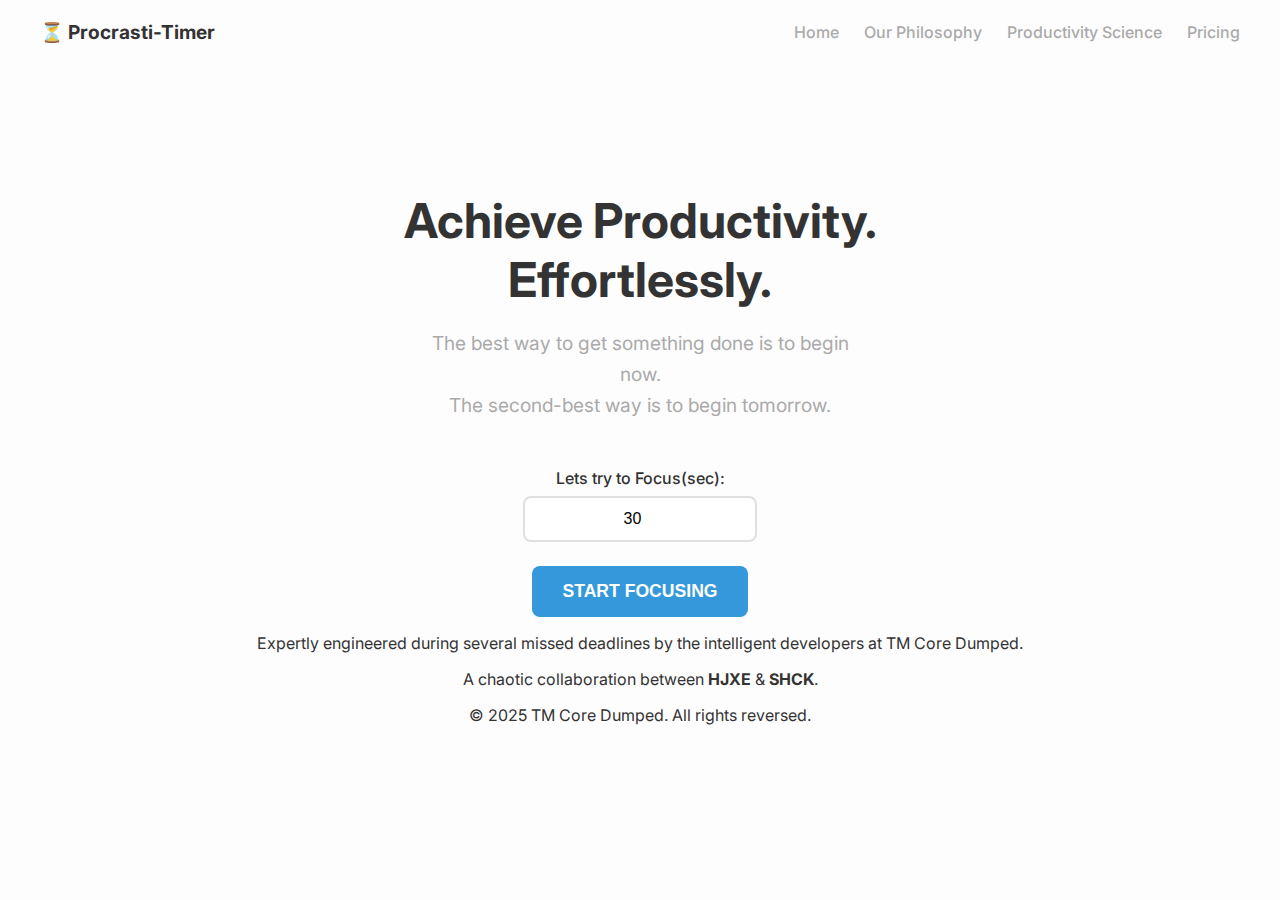
<file: index.html>
<!DOCTYPE html>
<html lang="en">
<head>
    <meta charset="UTF-8">
    <meta name="viewport" content="width=device-width, initial-scale=1.0">
    <title>Procrasti-Timer</title>
    
    <link rel="stylesheet" href="css/styles.css">
    
    <link rel="preconnect" href="https://fonts.googleapis.com">
    <link rel="preconnect" href="https://fonts.gstatic.com" crossorigin>
    <link href="https://fonts.googleapis.com/css2?family=Inter:wght@400;500;700;900&display=swap" rel="stylesheet">
</head>
<body>

    <header>
        <div class="logo">⏳ Procrasti-Timer</div>
        <nav>
            <ul>
                <li><a href="index.html" class="active">Home</a></li>
                <li><a href="philosophy.html">Our Philosophy</a></li>
                <li><a href="productivity.html">Productivity Science</a></li>
                <li><a href="plans.html">Pricing</a></li>
            </ul>
        </nav>
    </header>

    <main class="container">
        <div id="setup">
            <h1>Achieve Productivity. Effortlessly.</h1>
            <p class="sub-headline">The best way to get something done is to begin now. <br>
                 The second-best way is to begin tomorrow.</p>
            <div class="timer-input">
                <label for="seconds-input">Lets try to Focus(sec):</label>
                <input type="number" id="seconds-input" value="30" min="1">
            </div>
            <button id="startBtn">START FOCUSING</button>
        </div>

        <div id="timer-container" class="hidden">
            <div id="countdown">00:00</div>
            <p id="message"></p>
        </div>
        
        <h2 id="distraction-message" class="hidden">Here You Fail....</h2>
    </main>
    <footer class="site-footer">
        <p>Expertly engineered during several missed deadlines by the intelligent developers at TM Core Dumped.</p>
        <div class="footer-credits">
            <p>A chaotic collaboration between <strong>HJXE</strong> & <strong>SHCK</strong>.</p>
            <p>&copy; 2025 TM Core Dumped. All rights reversed.</p>
        </div>
    </footer>
    <audio id="alarm-sound" src="https://www.soundjay.com/buttons/sounds/button-16.mp3" preload="auto"></audio>

    <script src="js/main.js"></script>
</body>
</html>
</file>
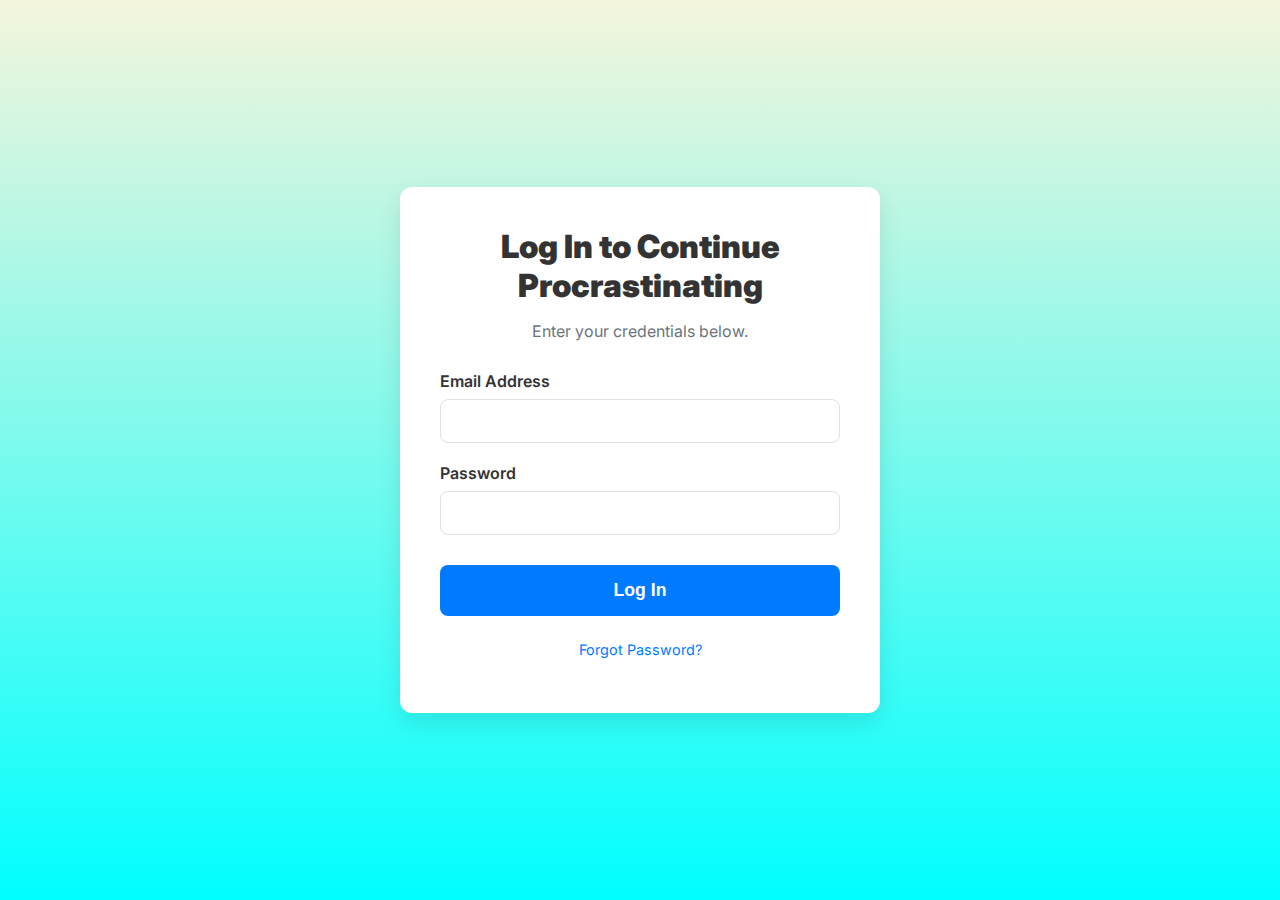
<file: login.html>
<!DOCTYPE html>
<html lang="en">
<head>
    <meta charset="UTF-8">
    <meta name="viewport" content="width=device-width, initial-scale=1.0">
    <title>Login - Procrasti-Timer</title>
    <link rel="preconnect" href="https://fonts.googleapis.com">
    <link rel="preconnect" href="https://fonts.gstatic.com" crossorigin>
    <link href="https://fonts.googleapis.com/css2?family=Inter:wght@400;500;700;900&display=swap" rel="stylesheet">
</head>
<body style="font-family: 'Inter', sans-serif; margin: 0; background: linear-gradient(beige, cyan); display: flex; align-items: center; justify-content: center; min-height: 100vh;">

    <div class="login-container" style="background-color: white; padding: 40px; border-radius: 12px; box-shadow: 0 10px 25px rgba(0, 0, 0, 0.1); width: 100%; max-width: 400px; text-align: center;">
        
        <h1 style="font-size: 2rem; font-weight: 900; color: #333; margin-top: 0; margin-bottom: 10px;">
            Log In to Continue Procrastinating
        </h1>

        <p style="color: #6c757d; margin-bottom: 30px;">Enter your credentials below.</p>

        <form action="#" method="POST">
            <div class="input-group" style="margin-bottom: 20px; text-align: left;">
                <label for="email" style="display: block; font-weight: 600; color: #333; margin-bottom: 8px;">Email Address</label>
                <input type="email" id="email" name="email" required 
                       style="width: 100%; padding: 12px; font-size: 1rem; border: 1px solid #dee2e6; border-radius: 8px; box-sizing: border-box;">
            </div>

            <div class="input-group" style="margin-bottom: 20px; text-align: left;">
                <label for="password" style="display: block; font-weight: 600; color: #333; margin-bottom: 8px;">Password</label>
                <input type="password" id="password" name="password" required
                       style="width: 100%; padding: 12px; font-size: 1rem; border: 1px solid #dee2e6; border-radius: 8px; box-sizing: border-box;">
            </div>

            <button type="submit" 
                    style="width: 100%; padding: 15px; font-size: 1.1rem; color: white; background-color: #007bff; border: none; border-radius: 8px; cursor: pointer; font-weight: 700; margin-top: 10px;">
                Log In
            </button>
        </form>

        <p style="margin-top: 25px; font-size: 0.9rem; color: #6c757d;">
            <a href="#" style="color: #007bff; text-decoration: none;">Forgot Password?</a>
        </p>

    </div>

</body>
</html>
</file>
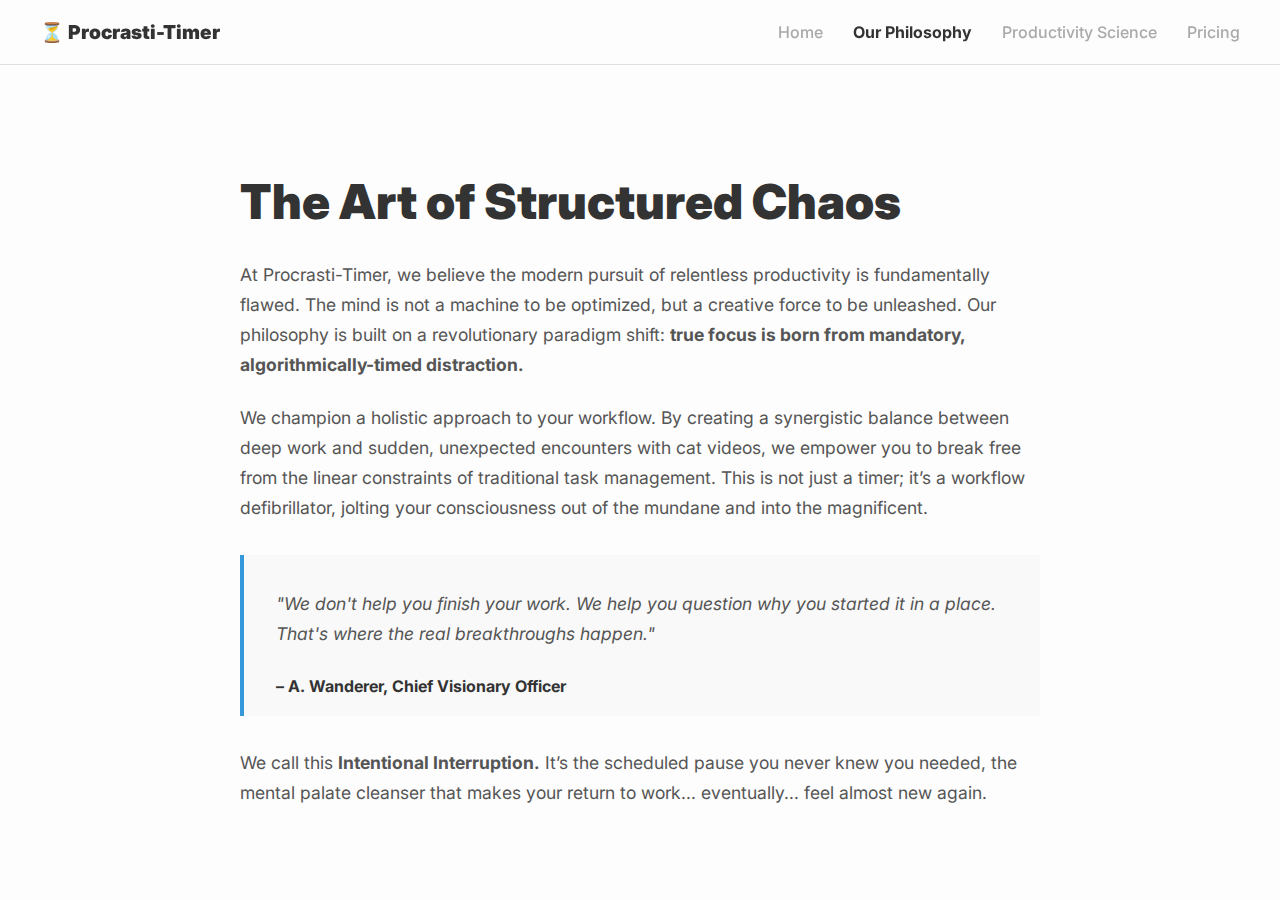
<file: philosophy.html>
<!DOCTYPE html>
<html lang="en">
<head>
    <meta charset="UTF-8">
    <meta name="viewport" content="width=device-width, initial-scale=1.0">
    <title>Our Philosophy - Procrasti-Timer</title>
    <link rel="stylesheet" href="css/styles1.css">
    <link rel="preconnect" href="https://fonts.googleapis.com">
    <link rel="preconnect" href="https://fonts.gstatic.com" crossorigin>
    <link href="https://fonts.googleapis.com/css2?family=Inter:wght@400;500;700;900&display=swap" rel="stylesheet">
</head>
<body>
    <header>
        <div class="logo">⏳ Procrasti-Timer</div>
        <nav>
            <ul>
                <li><a href="index.html">Home</a></li>
                <li><a href="philosophy.html" class="active">Our Philosophy</a></li>
                <li><a href="productivity.html">Productivity Science</a></li>
                <li><a href="plans.html">Pricing</a></li>
            </ul>
        </nav>
    </header>

    <main class="content-page">
        <h1>The Art of Structured Chaos</h1>

        <p>At Procrasti-Timer, we believe the modern pursuit of relentless productivity is fundamentally flawed. The mind is not a machine to be optimized, but a creative force to be unleashed. Our philosophy is built on a revolutionary paradigm shift: <strong>true focus is born from mandatory, algorithmically-timed distraction.</strong></p>

        <p>We champion a holistic approach to your workflow. By creating a synergistic balance between deep work and sudden, unexpected encounters with cat videos, we empower you to break free from the linear constraints of traditional task management. This is not just a timer; it’s a workflow defibrillator, jolting your consciousness out of the mundane and into the magnificent.</p>

        <blockquote>
            <p>"We don't help you finish your work. We help you question why you started it in a place. That's where the real breakthroughs happen."</p>
            <footer>– A. Wanderer, Chief Visionary Officer</footer>
        </blockquote>

        <p>We call this <strong>Intentional Interruption.</strong> It’s the scheduled pause you never knew you needed, the mental palate cleanser that makes your return to work... eventually... feel almost new again.</p>
    </main>
</body>
</html>
</file>
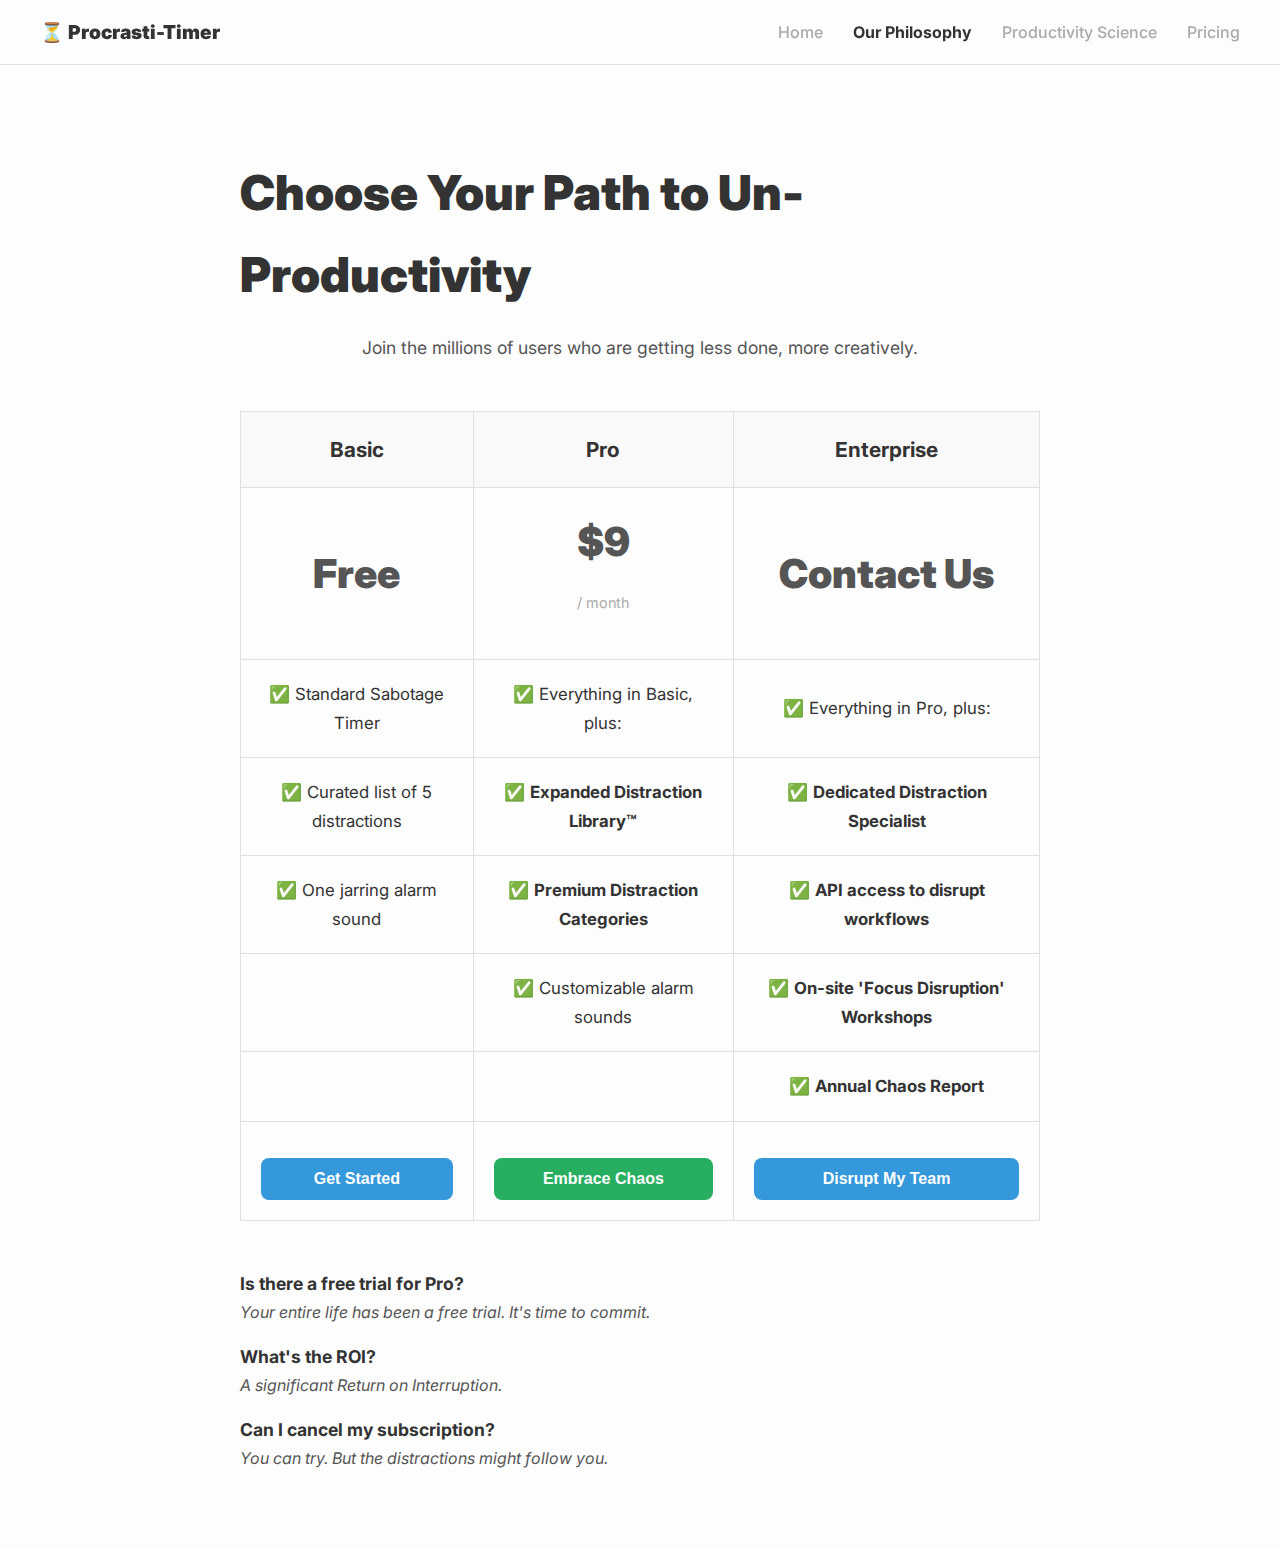
<file: plans.html>
<!DOCTYPE html>
<html lang="en">
<head>
    <meta charset="UTF-8">
    <meta name="viewport" content="width=device-width, initial-scale=1.0">
    <title>Pricing - Procrasti-Timer</title>
    <link rel="stylesheet" href="css/styles1.css">
    <link rel="preconnect" href="https://fonts.googleapis.com">
    <link rel="preconnect" href="https://fonts.gstatic.com" crossorigin>
    <link href="https://fonts.googleapis.com/css2?family=Inter:wght@400;500;700;900&display=swap" rel="stylesheet">
</head>
<body>
    <header>
        <div class="logo">⏳ Procrasti-Timer</div>
        <nav>
            <ul>
                <li><a href="index.html">Home</a></li>
                <li><a href="philosophy.html" class="active">Our Philosophy</a></li>
                <li><a href="productivity.html">Productivity Science</a></li>
                <li><a href="plans.html">Pricing</a></li>
            </ul>
        </nav>
    </header>

    <main class="content-page">
        <h1>Choose Your Path to Un-Productivity</h1>
        <p style="text-align: center;">Join the millions of users who are getting less done, more creatively.</p>

        <table class="pricing-table">
            <thead>
                <tr>
                    <th>Basic</th>
                    <th>Pro</th>
                    <th>Enterprise</th>
                </tr>
            </thead>
            <tbody>
                <tr>
                    <td>
                        <p class="price">Free</p>
                    </td>
                    <td>
                        <p class="price">$9</p>
                        <p class="per-month">/ month</p>
                    </td>
                    <td>
                        <p class="price">Contact Us</p>
                    </td>
                </tr>
                <tr>
                    <td>✅ Standard Sabotage Timer</td>
                    <td>✅ Everything in Basic, plus:</td>
                    <td>✅ Everything in Pro, plus:</td>
                </tr>
                <tr>
                    <td>✅ Curated list of 5 distractions</td>
                    <td>✅ <strong>Expanded Distraction Library™</strong></td>
                    <td>✅ <strong>Dedicated Distraction Specialist</strong></td>
                </tr>
                <tr>
                    <td>✅ One jarring alarm sound</td>
                    <td>✅ <strong>Premium Distraction Categories</strong></td>
                    <td>✅ <strong>API access to disrupt workflows</strong></td>
                </tr>
                <tr>
                    <td></td>
                    <td>✅ Customizable alarm sounds</td>
                    <td>✅ <strong>On-site 'Focus Disruption' Workshops</strong></td>
                </tr>
                <tr>
                    <td></td>
                    <td></td>
                    <td>✅ <strong>Annual Chaos Report</strong></td>
                </tr>
                <tr>
                    <td><button class="pricing-button">Get Started</button></td>
                    <td><button class="pricing-button pro">Embrace Chaos</button></td>
                    <td><button class="pricing-button">Disrupt My Team</button></td>
                </tr>
            </tbody>
        </table>

        <dl class="faq-list">
            <dt>Is there a free trial for Pro?</dt>
            <dd>Your entire life has been a free trial. It's time to commit.</dd>
            <dt>What's the ROI?</dt>
            <dd>A significant Return on Interruption.</dd>
            <dt>Can I cancel my subscription?</dt>
            <dd>You can try. But the distractions might follow you.</dd>
        </dl>
    </main>
</body>
</html>
</file>
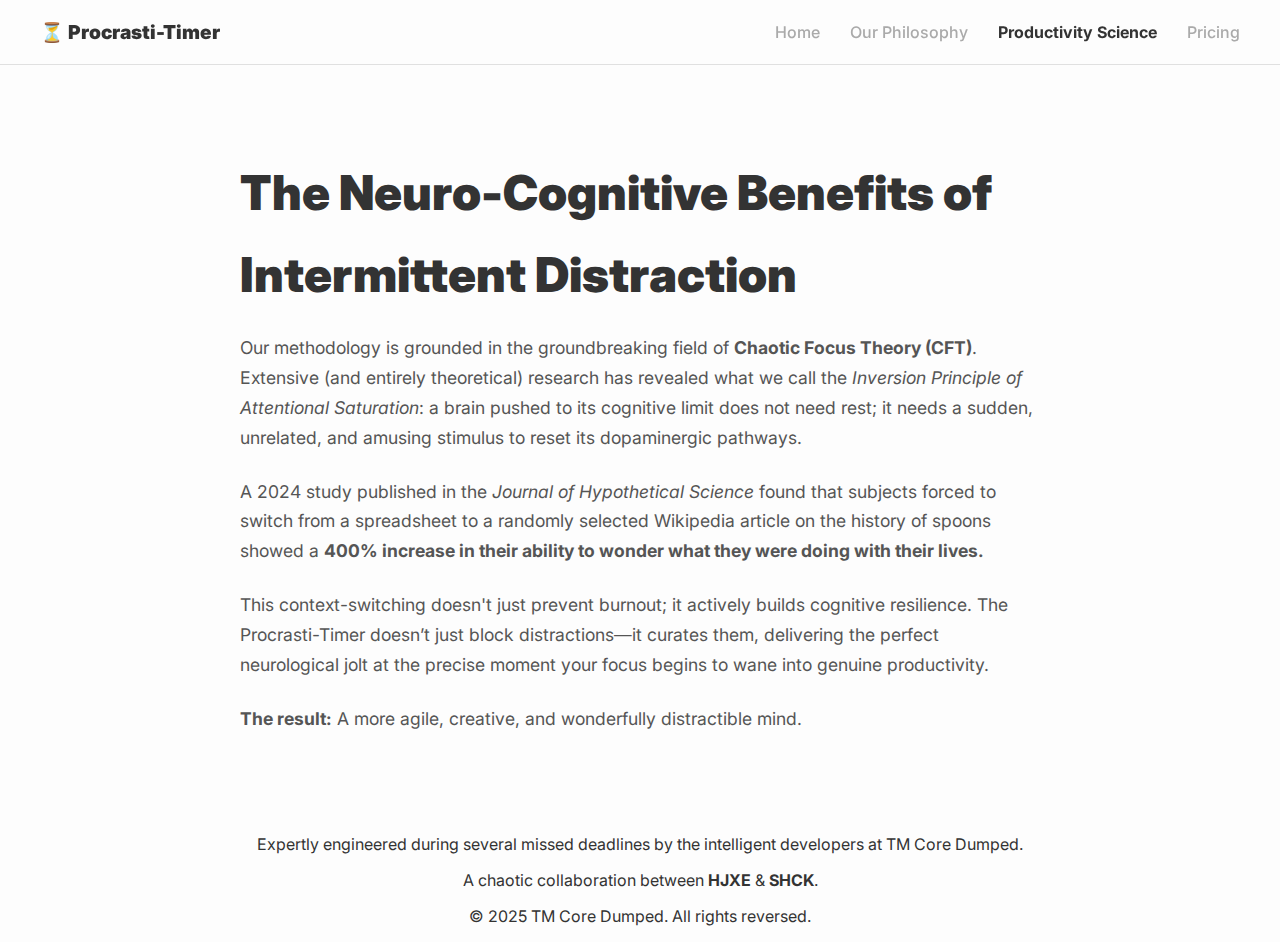
<file: productivity.html>
<!DOCTYPE html>
<html lang="en">
<head>
    <meta charset="UTF-8">
    <meta name="viewport" content="width=device-width, initial-scale=1.0">
    <title>Productivity Science - Procrasti-Timer</title>
    <link rel="stylesheet" href="css/styles1.css">
    <link rel="preconnect" href="https://fonts.googleapis.com">
    <link rel="preconnect" href="https://fonts.gstatic.com" crossorigin>
    <link href="https://fonts.googleapis.com/css2?family=Inter:wght@400;500;700;900&display=swap" rel="stylesheet">
</head>
<body>
    <header>
        <div class="logo">⏳ Procrasti-Timer</div>
        <nav>
            <ul>
                <li><a href="index.html">Home</a></li>
                <li><a href="philosophy.html" >Our Philosophy</a></li>
                <li><a href="productivity.html" class="active">Productivity Science</a></li>
                <li><a href="plans.html">Pricing</a></li>
            </ul>
        </nav>
    </header>

    <main class="content-page">
        <h1>The Neuro-Cognitive Benefits of Intermittent Distraction</h1>
        
        <p>Our methodology is grounded in the groundbreaking field of <strong>Chaotic Focus Theory (CFT)</strong>. Extensive (and entirely theoretical) research has revealed what we call the <em>Inversion Principle of Attentional Saturation</em>: a brain pushed to its cognitive limit does not need rest; it needs a sudden, unrelated, and amusing stimulus to reset its dopaminergic pathways.</p>

        <p>A 2024 study published in the <em>Journal of Hypothetical Science</em> found that subjects forced to switch from a spreadsheet to a randomly selected Wikipedia article on the history of spoons showed a <strong>400% increase in their ability to wonder what they were doing with their lives.</strong></p>

        <p>This context-switching doesn't just prevent burnout; it actively builds cognitive resilience. The Procrasti-Timer doesn’t just block distractions—it curates them, delivering the perfect neurological jolt at the precise moment your focus begins to wane into genuine productivity.</p>

        <p><strong>The result:</strong> A more agile, creative, and wonderfully distractible mind.</p>
    </main>
    <footer class="site-footer">
        <p>Expertly engineered during several missed deadlines by the intelligent developers at TM Core Dumped.</p>
        <div class="footer-credits">
            <p>A chaotic collaboration between <strong>HJXE</strong> & <strong>SHCK</strong>.</p>
            <p>&copy; 2025 TM Core Dumped. All rights reversed.</p>
        </div>
    </footer>
</body>
</html>
</file>
<file: css/styles.css>
:root {
    --primary-bg: #fdfdfd;
    --text-color: #333;
    --accent-color: #3498db;
    --accent-hover: #2980b9;
    --subtle-gray: #aaa;
    --border-color: #e0e0e0;
}

body {
    font-family: 'Inter', sans-serif;
    background-color: var(--primary-bg);
    color: var(--text-color);
    margin: 0;
    display: flex;
    flex-direction: column;
    align-items: center;
    justify-content: center;
    min-height: 100vh;
    text-align: center;
}

.container {
    width: 90%;
    max-width: 600px;
}

header {
    width: 100%;
    display: flex;
    justify-content: space-between;
    align-items: center;
    padding: 20px 40px;
    position: absolute;
    top: 0;
    left: 0;
    box-sizing: border-box;
}

.logo {
    font-size: 1.2rem;
    font-weight: 700;
}

nav ul {
    list-style: none;
    margin: 0;
    padding: 0;
    display: flex;
    gap: 25px;
}

nav a {
    text-decoration: none;
    color: var(--subtle-gray);
    font-weight: 500;
    transition: color 0.2s ease;
}

nav a:hover {
    color: var(--text-color);
}

h1 {
    font-size: 3rem;
    margin-bottom: 0.5rem;
}

.sub-headline {
    font-size: 1.2rem;
    color: var(--subtle-gray);
    margin-bottom: 3rem;
    max-width: 450px;
    margin-left: auto;
    margin-right: auto;
    line-height: 1.6;
}

.timer-input {
    margin-bottom: 1.5rem;
}

.timer-input label {
    display: block;
    margin-bottom: 0.5rem;
    font-weight: 500;
}

#seconds-input {
    padding: 12px 15px;
    font-size: 1rem;
    border: 2px solid var(--border-color);
    border-radius: 8px;
    width: 200px;
    text-align: center;
}

#startBtn {
    background-color: var(--accent-color);
    color: white;
    border: none;
    padding: 15px 30px;
    font-size: 1.1rem;
    font-weight: 700;
    border-radius: 8px;
    cursor: pointer;
    transition: background-color 0.2s ease;
}

#startBtn:hover {
    background-color: var(--accent-hover);
}

#countdown {
    font-size: 7rem;
    font-weight: 700;
    line-height: 1;
}

#message {
    font-size: 1.1rem;
    color: var(--subtle-gray);
    margin-top: 1rem;
    height: 20px;
}

.hidden {
    display: none;
}
</file>
<file: css/styles1.css>
/* --- 1. General Styling & CSS Variables --- */
:root {
    --primary-bg: #fdfdfd;
    --text-color: #333;
    --accent-color: #3498db;
    --accent-hover: #2980b9;
    --subtle-gray: #aaa;
    --border-color: #e0e0e0;
    --distraction-color: linear-gradient(45deg, #f3ec78, #af4261);
}

body {
    font-family: 'Inter', sans-serif;
    background-color: var(--primary-bg);
    color: var(--text-color);
    margin: 0;
    display: flex;
    flex-direction: column;
    align-items: center;
    justify-content: center;
    min-height: 100vh;
    text-align: center;
    overflow-x: hidden;
}

.container {
    width: 90%;
    max-width: 600px;
}

/* --- 2. Header and Navigation Styles --- */
header {
    width: 100%;
    position: absolute;
    top: 0;
    left: 0;
    display: flex;
    justify-content: space-between;
    align-items: center;
    padding: 20px 40px;
    box-sizing: border-box;
    background-color: rgba(253, 253, 253, 0.8);
    backdrop-filter: blur(10px);
    border-bottom: 1px solid var(--border-color);
}

.logo {
    font-size: 1.2rem;
    font-weight: 900;
    color: var(--text-color);
}

nav ul {
    list-style: none;
    margin: 0;
    padding: 0;
    display: flex;
    gap: 30px;
}

nav a {
    text-decoration: none;
    color: var(--subtle-gray);
    font-weight: 500;
    transition: color 0.3s ease;
}

nav a:hover {
    color: var(--text-color);
}

nav a.active {
    color: var(--text-color);
    font-weight: 700;
}

/* --- 3. Main Content, Timer & Messages --- */
/* Styles for the main timer page (index.html) */
#setup h1, .content-page h1 {
    font-size: 3rem;
    font-weight: 900;
    margin-bottom: 0.5rem;
}

.sub-headline {
    font-size: 1.2rem;
    color: var(--subtle-gray);
    margin-bottom: 3rem;
    max-width: 450px;
    margin-left: auto;
    margin-right: auto;
    line-height: 1.6;
}

#seconds-input {
    padding: 12px 15px;
    font-size: 1rem;
    border: 2px solid var(--border-color);
    border-radius: 8px;
    width: 200px;
    text-align: center;
    transition: border-color 0.3s ease;
}

#seconds-input:focus {
    outline: none;
    border-color: var(--accent-color);
}

#startBtn {
    background-color: var(--accent-color);
    color: white;
    border: none;
    padding: 15px 30px;
    font-size: 1.1rem;
    font-weight: 700;
    border-radius: 8px;
    cursor: pointer;
    transition: background-color 0.3s ease;
}

#startBtn:hover {
    background-color: var(--accent-hover);
}

#countdown {
    font-size: 7rem;
    font-weight: 900;
    line-height: 1;
}

#distraction-message {
    font-size: 3.5rem;
    font-weight: 900;
    background: var(--distraction-color);
    -webkit-background-clip: text;
    -webkit-text-fill-color: transparent;
    animation: pulse 1s infinite;
}

@keyframes pulse {
    0% { transform: scale(1); }
    50% { transform: scale(1.05); }
    100% { transform: scale(1); }
}

/* --- 4. Content Page Styles (Philosophy, Science, Pricing) --- */
.content-page {
    padding: 120px 20px 60px 20px;
    max-width: 800px;
    margin: 0 auto;
    text-align: left;
    line-height: 1.7;
}

.content-page p {
    font-size: 1.1rem;
    color: #555;
    margin-bottom: 1.5rem;
}

.content-page blockquote {
    border-left: 4px solid var(--accent-color);
    margin: 2rem 0;
    padding: 1rem 2rem;
    background-color: #f9f9f9;
    font-style: italic;
    font-size: 1.2rem;
}

.content-page blockquote footer {
    margin-top: 1rem;
    font-style: normal;
    font-weight: 700;
    font-size: 1rem;
    color: var(--text-color);
}

/* --- 5. Pricing Table Styles --- */
.pricing-table {
    width: 100%;
    border-collapse: collapse;
    margin: 3rem 0;
    text-align: center;
    font-size: 1.05rem;
}

.pricing-table th, .pricing-table td {
    padding: 20px;
    border: 1px solid var(--border-color);
}

.pricing-table th {
    background-color: #f9f9f9;
    font-size: 1.3rem;
    font-weight: 700;
}

.pricing-table .price {
    font-size: 2.5rem;
    font-weight: 900;
    margin: 0;
}

.pricing-table .per-month {
    color: var(--subtle-gray);
    font-size: 0.9rem;
}

.pricing-button {
    background-color: var(--accent-color);
    color: white;
    border: none;
    padding: 12px 25px;
    font-size: 1rem;
    font-weight: 700;
    border-radius: 8px;
    cursor: pointer;
    transition: background-color 0.3s ease;
    margin-top: 1rem;
    width: 100%;
}

.pricing-button:hover {
    background-color: var(--accent-hover);
}

.pricing-button.pro {
    background-color: #27ae60;
}
.pricing-button.pro:hover {
    background-color: #229954;
}

.faq-list {
    margin-top: 3rem;
    text-align: left;
}

.faq-list dt {
    font-weight: 700;
    font-size: 1.1rem;
    margin-top: 1rem;
}

.faq-list dd {
    margin-left: 0;
    color: #555;
    font-style: italic;
}

/* --- 6. Utility Class --- */
.hidden {
    display: none;
}
</file>
